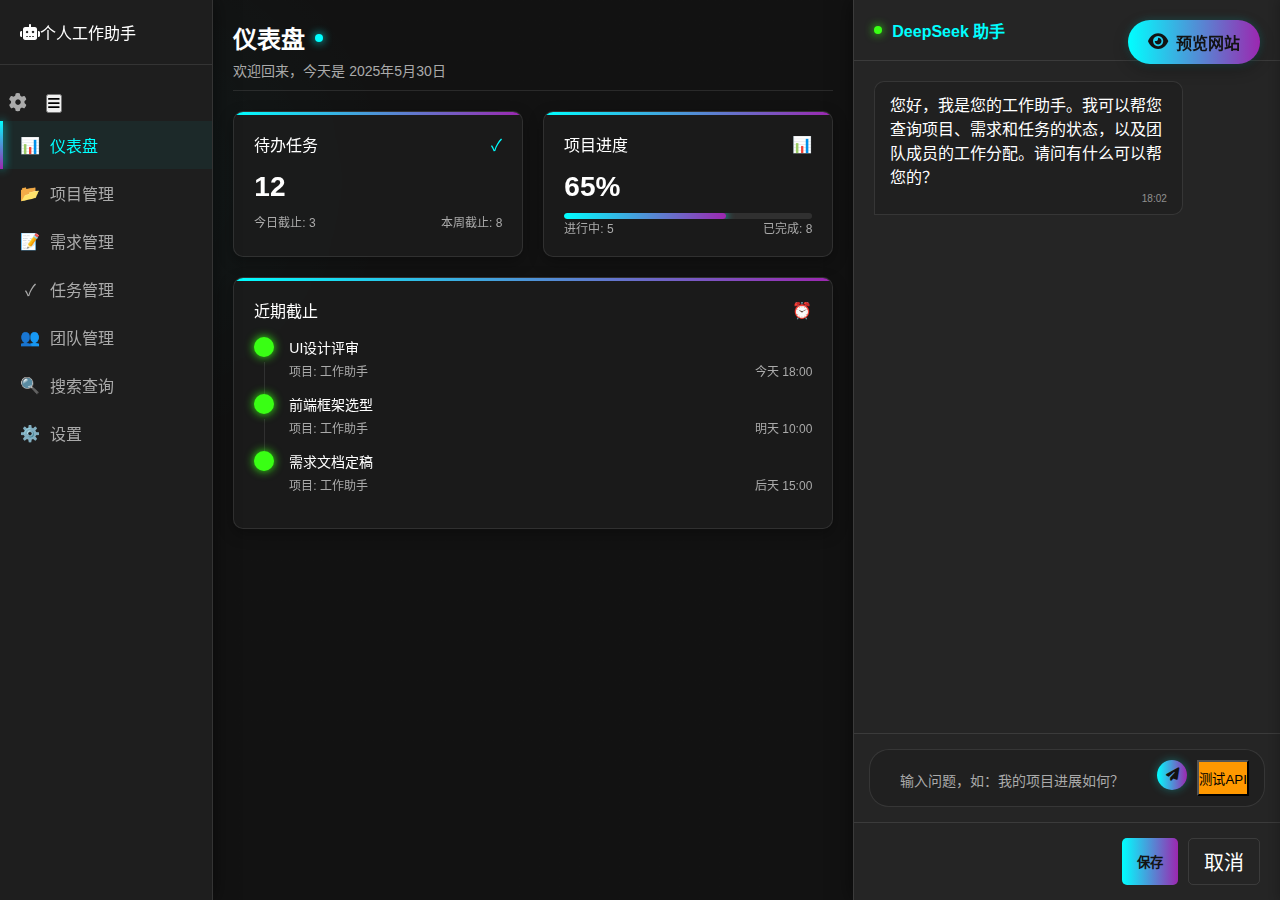
<file: index.html>
<!DOCTYPE html>
<html lang="zh-CN">
<head>
    <meta charset="UTF-8">
    <meta name="viewport" content="width=device-width, initial-scale=1.0">
    <title>个人工作助手</title>
    <!-- 引入字体图标 -->
    <link rel="stylesheet" href="https://cdnjs.cloudflare.com/ajax/libs/font-awesome/6.4.0/css/all.min.css">
    <link rel="stylesheet" href="css/settings-panel.css">
    <style>
        /* 模态框样式 */
        .modal {
            display: none;
            position: fixed;
            z-index: 1000;
            left: 0;
            top: 0;
            width: 100%;
            height: 100%;
            background-color: rgba(0, 0, 0, 0.7);
            backdrop-filter: blur(5px);
        }
        
        .modal-content {
            background-color: var(--card-bg);
            margin: 10% auto;
            padding: 0;
            width: 400px;
            max-width: 90%;
            border-radius: 10px;
            box-shadow: 0 5px 20px rgba(0, 0, 0, 0.5);
            border: 1px solid var(--border-color);
            animation: modalFadeIn 0.3s ease;
        }
        
        @keyframes modalFadeIn {
            from { opacity: 0; transform: translateY(-20px); }
            to { opacity: 1; transform: translateY(0); }
        }
        
        .modal-header {
            padding: 15px 20px;
            border-bottom: 1px solid var(--border-color);
            display: flex;
            justify-content: space-between;
            align-items: center;
        }
        
        .modal-header h3 {
            margin: 0;
            color: var(--accent-primary);
        }
        
        .modal-body {
            padding: 20px;
        }
        
        .modal-footer {
            padding: 15px 20px;
            border-top: 1px solid var(--border-color);
            display: flex;
            justify-content: flex-end;
            gap: 10px;
        }
        
        .close-modal {
            background: none;
            border: none;
            color: var(--text-secondary);
            font-size: 20px;
            cursor: pointer;
            transition: color 0.3s ease;
        }
        
        .close-modal:hover {
            color: var(--text-primary);
        }
        
        .form-group {
            margin-bottom: 15px;
        }
        
        .form-group label {
            display: block;
            margin-bottom: 5px;
            color: var(--text-secondary);
        }
        
        .form-group input,
        .form-group select {
            width: 100%;
            padding: 10px;
            background-color: rgba(0, 0, 0, 0.2);
            border: 1px solid var(--border-color);
            border-radius: 5px;
            color: var(--text-primary);
            font-size: 14px;
        }
        
        .form-group input:focus,
        .form-group select:focus {
            outline: none;
            border-color: var(--accent-primary);
            box-shadow: 0 0 5px rgba(0, 255, 255, 0.3);
        }
        
        .primary-button {
            background: linear-gradient(90deg, var(--accent-primary), var(--accent-secondary));
            color: var(--bg-primary);
            border: none;
            padding: 8px 15px;
            border-radius: 5px;
            cursor: pointer;
            transition: all 0.3s ease;
            font-weight: bold;
        }
        
        .primary-button:hover {
            box-shadow: 0 0 10px rgba(0, 255, 255, 0.5);
            transform: translateY(-2px);
        }
        
        .secondary-button {
            background-color: transparent;
            color: var(--text-primary);
            border: 1px solid var(--border-color);
            padding: 8px 15px;
            border-radius: 5px;
            cursor: pointer;
            transition: all 0.3s ease;
        }
        
        .secondary-button:hover {
            background-color: rgba(255, 255, 255, 0.1);
        }
        
        /* 思考指示器样式 */
        .thinking-indicator {
            display: none;
            padding: 10px 15px;
            margin: 0 20px;
            background-color: rgba(0, 0, 0, 0.2);
            border-radius: 10px;
            align-items: center;
            margin-bottom: 10px;
        }
        
        .thinking-text {
            color: var(--text-secondary);
            margin-left: 10px;
            font-size: 14px;
        }
        
        .dot-typing {
            position: relative;
            width: 6px;
            height: 6px;
            border-radius: 50%;
            background-color: var(--accent-primary);
            animation: dot-typing 1.5s infinite linear;
            box-shadow: 0 0 5px var(--accent-primary);
        }
        
        .dot-typing::before,
        .dot-typing::after {
            content: '';
            position: absolute;
            top: 0;
            width: 6px;
            height: 6px;
            border-radius: 50%;
            background-color: var(--accent-primary);
            box-shadow: 0 0 5px var(--accent-primary);
        }
        
        .dot-typing::before {
            left: -12px;
            animation: dot-typing 1.5s infinite linear 0.5s;
        }
        
        .dot-typing::after {
            left: 12px;
            animation: dot-typing 1.5s infinite linear 1s;
        }
        
        @keyframes dot-typing {
            0% { transform: scale(1); }
            50% { transform: scale(1.5); }
            100% { transform: scale(1); }
        }
        
        /* 聊天操作按钮 */
        .chat-actions {
            display: flex;
            gap: 10px;
            margin-left: auto;
        }
        
        .chat-actions button {
            background: none;
            border: none;
            color: var(--text-secondary);
            cursor: pointer;
            transition: all 0.3s ease;
            width: 30px;
            height: 30px;
            border-radius: 50%;
            display: flex;
            align-items: center;
            justify-content: center;
        }
        
        .chat-actions button:hover {
            color: var(--accent-primary);
            background-color: rgba(0, 255, 255, 0.1);
        }
        
        /* 调整聊天输入框 */
        .input-field {
            resize: none;
            min-height: 24px;
            max-height: 80px;
            padding: 10px 15px;
            overflow-y: auto;
        }
        
        /* 预览按钮样式 */
        .preview-button {
            position: fixed;
            top: 20px;
            right: 20px;
            z-index: 9999;
        }
        
        .preview-btn {
            background: linear-gradient(90deg, var(--accent-primary), var(--accent-secondary));
            color: var(--bg-primary);
            border: none;
            padding: 10px 20px;
            border-radius: 30px;
            cursor: pointer;
            transition: all 0.3s ease;
            font-weight: bold;
            font-size: 16px;
            box-shadow: 0 5px 15px rgba(0, 0, 0, 0.3), 0 0 10px var(--shadow-color);
            display: flex;
            align-items: center;
            gap: 8px;
        }
        
        .preview-btn:hover {
            transform: translateY(-3px) scale(1.05);
            box-shadow: 0 8px 25px rgba(0, 0, 0, 0.4), 0 0 15px var(--shadow-color);
        }
        
        .preview-btn:active {
            transform: translateY(1px);
        }
        
        .preview-btn i {
            font-size: 18px;
        }
        :root {
            /* 暗黑科技感色彩方案 */
            --bg-primary: #121212;
            --bg-secondary: #1E1E1E;
            --bg-tertiary: #252525;
            --accent-primary: #00FFFF; /* 霓虹蓝 */
            --accent-secondary: #9C27B0; /* 紫色 */
            --accent-tertiary: #39FF14; /* 霓虹绿 */
            --accent-quaternary: #FF5722; /* 橙色 */
            --text-primary: #FFFFFF;
            --text-secondary: #AAAAAA;
            --border-color: rgba(255, 255, 255, 0.1);
            --card-bg: rgba(30, 30, 30, 0.7);
            --shadow-color: rgba(0, 255, 255, 0.2);
        }

        * {
            margin: 0;
            padding: 0;
            box-sizing: border-box;
            font-family: 'Segoe UI', 'SF Pro Display', Arial, sans-serif;
        }

        body {
            background-color: var(--bg-primary);
            color: var(--text-primary);
            min-height: 100vh;
            overflow-x: hidden;
            background-image: 
                radial-gradient(circle at 10% 20%, rgba(0, 255, 255, 0.03) 0%, transparent 20%),
                radial-gradient(circle at 90% 80%, rgba(156, 39, 176, 0.03) 0%, transparent 20%),
                linear-gradient(rgba(18, 18, 18, 0.97), rgba(18, 18, 18, 0.97)),
                url('data:image/svg+xml;utf8,<svg xmlns="http://www.w3.org/2000/svg" width="100" height="100" viewBox="0 0 100 100"><rect width="100" height="100" fill="none" stroke="rgba(255,255,255,0.03)" stroke-width="0.5"/></svg>');
            background-size: cover, cover, cover, 20px 20px;
        }

        .app-container {
            display: flex;
            width: 100%;
            height: 100vh;
        }

        /* 左侧导航栏 */
        .sidebar {
            width: 16.666%;
            background-color: var(--bg-secondary);
            border-right: 1px solid var(--border-color);
            padding: 20px 0;
            display: flex;
            flex-direction: column;
            box-shadow: 0 0 20px rgba(0, 0, 0, 0.5);
            z-index: 10;
        }

        .logo {
            padding: 0 20px 20px;
            border-bottom: 1px solid var(--border-color);
            margin-bottom: 20px;
            display: flex;
            align-items: center;
        }

        .logo-text {
            font-size: 18px;
            font-weight: bold;
            background: linear-gradient(90deg, var(--accent-primary), var(--accent-secondary));
            -webkit-background-clip: text;
            background-clip: text;
            color: transparent;
            text-shadow: 0 0 10px rgba(0, 255, 255, 0.3);
        }

        .nav-menu {
            display: flex;
            flex-direction: column;
            flex-grow: 1;
        }

        .nav-item {
            padding: 12px 20px;
            display: flex;
            align-items: center;
            color: var(--text-secondary);
            transition: all 0.3s ease;
            cursor: pointer;
            position: relative;
        }

        .nav-item:hover {
            color: var(--text-primary);
            background-color: rgba(255, 255, 255, 0.05);
        }

        .nav-item.active {
            color: var(--accent-primary);
            background-color: rgba(0, 255, 255, 0.05);
        }

        .nav-item.active::before {
            content: '';
            position: absolute;
            left: 0;
            top: 0;
            height: 100%;
            width: 3px;
            background: linear-gradient(to bottom, var(--accent-primary), var(--accent-secondary));
            box-shadow: 0 0 10px var(--accent-primary);
        }

        .nav-icon {
            margin-right: 10px;
            width: 20px;
            text-align: center;
        }

        /* 主内容区域 */
        .main-content {
            width: 50%;
            padding: 20px;
            overflow-y: auto;
        }

        .page-header {
            margin-bottom: 20px;
            padding-bottom: 10px;
            border-bottom: 1px solid var(--border-color);
        }

        .page-title {
            font-size: 24px;
            font-weight: bold;
            margin-bottom: 5px;
            display: flex;
            align-items: center;
        }

        .page-title::after {
            content: '';
            display: inline-block;
            width: 8px;
            height: 8px;
            background-color: var(--accent-primary);
            border-radius: 50%;
            margin-left: 10px;
            box-shadow: 0 0 10px var(--accent-primary);
            animation: pulse 2s infinite;
        }

        @keyframes pulse {
            0% { opacity: 0.5; }
            50% { opacity: 1; }
            100% { opacity: 0.5; }
        }

        .page-subtitle {
            color: var(--text-secondary);
            font-size: 14px;
        }

        .dashboard-grid {
            display: grid;
            grid-template-columns: repeat(2, 1fr);
            gap: 20px;
            margin-bottom: 20px;
        }

        .card {
            background-color: var(--card-bg);
            border-radius: 10px;
            padding: 20px;
            box-shadow: 0 5px 15px rgba(0, 0, 0, 0.3);
            backdrop-filter: blur(10px);
            border: 1px solid var(--border-color);
            transition: all 0.3s ease;
            position: relative;
            overflow: hidden;
        }

        .card:hover {
            transform: translateY(-5px);
            box-shadow: 0 8px 25px rgba(0, 0, 0, 0.4), 0 0 10px var(--shadow-color);
        }

        .card::before {
            content: '';
            position: absolute;
            top: 0;
            left: 0;
            width: 100%;
            height: 3px;
            background: linear-gradient(90deg, var(--accent-primary), var(--accent-secondary));
        }

        .card-title {
            font-size: 16px;
            margin-bottom: 15px;
            display: flex;
            justify-content: space-between;
            align-items: center;
        }

        .card-icon {
            color: var(--accent-primary);
        }

        .card-content {
            font-size: 28px;
            font-weight: bold;
            margin-bottom: 10px;
        }

        .card-footer {
            font-size: 12px;
            color: var(--text-secondary);
            display: flex;
            justify-content: space-between;
        }

        .progress-container {
            width: 100%;
            height: 6px;
            background-color: rgba(255, 255, 255, 0.1);
            border-radius: 3px;
            margin-top: 10px;
            overflow: hidden;
        }

        .progress-bar {
            height: 100%;
            background: linear-gradient(90deg, var(--accent-primary), var(--accent-secondary));
            border-radius: 3px;
            width: 65%;
            box-shadow: 0 0 10px var(--accent-primary);
        }

        .timeline-card {
            grid-column: span 2;
        }

        .timeline {
            margin-top: 15px;
        }

        .timeline-item {
            display: flex;
            margin-bottom: 15px;
            position: relative;
        }

        .timeline-item::before {
            content: '';
            position: absolute;
            left: 10px;
            top: 25px;
            bottom: -15px;
            width: 1px;
            background-color: var(--border-color);
        }

        .timeline-item:last-child::before {
            display: none;
        }

        .timeline-icon {
            width: 20px;
            height: 20px;
            background-color: var(--accent-tertiary);
            border-radius: 50%;
            margin-right: 15px;
            flex-shrink: 0;
            box-shadow: 0 0 10px var(--accent-tertiary);
        }

        .timeline-content {
            flex-grow: 1;
        }

        .timeline-title {
            font-size: 14px;
            margin-bottom: 5px;
        }

        .timeline-info {
            display: flex;
            justify-content: space-between;
            font-size: 12px;
            color: var(--text-secondary);
        }

        /* 右侧DeepSeek聊天区域 */
        .chat-container {
            width: 33.333%;
            background-color: var(--bg-tertiary);
            border-left: 1px solid var(--border-color);
            display: flex;
            flex-direction: column;
            box-shadow: 0 0 20px rgba(0, 0, 0, 0.5);
        }

        .chat-header {
            padding: 15px 20px;
            border-bottom: 1px solid var(--border-color);
            display: flex;
            align-items: center;
            position: relative;
        }

        .chat-title {
            font-size: 16px;
            font-weight: bold;
            color: var(--accent-primary);
        }

        .chat-status {
            width: 8px;
            height: 8px;
            background-color: var(--accent-tertiary);
            border-radius: 50%;
            margin-right: 10px;
            box-shadow: 0 0 10px var(--accent-tertiary);
        }

        .chat-messages {
            flex-grow: 1;
            padding: 20px;
            overflow-y: auto;
            display: flex;
            flex-direction: column;
        }

        .message {
            max-width: 80%;
            margin-bottom: 15px;
            padding: 10px 15px;
            border-radius: 10px;
            position: relative;
            animation: fadeIn 0.3s ease;
        }

        @keyframes fadeIn {
            from { opacity: 0; transform: translateY(10px); }
            to { opacity: 1; transform: translateY(0); }
        }

        .message-user {
            align-self: flex-end;
            background-color: var(--accent-primary);
            color: var(--bg-primary);
            border-bottom-right-radius: 0;
        }

        .message-ai {
            align-self: flex-start;
            background-color: var(--card-bg);
            color: var(--text-primary);
            border-bottom-left-radius: 0;
            border: 1px solid var(--border-color);
        }

        .message-time {
            font-size: 10px;
            color: rgba(255, 255, 255, 0.5);
            margin-top: 5px;
            text-align: right;
        }

        .chat-input {
            padding: 15px;
            border-top: 1px solid var(--border-color);
        }

        .input-container {
            display: flex;
            background-color: var(--card-bg);
            border-radius: 20px;
            padding: 10px 15px;
            border: 1px solid var(--border-color);
        }

        .input-field {
            flex-grow: 1;
            background: transparent;
            border: none;
            color: var(--text-primary);
            outline: none;
            font-size: 14px;
        }

        .input-field::placeholder {
            color: var(--text-secondary);
        }

        .send-button {
            background: linear-gradient(90deg, var(--accent-primary), var(--accent-secondary));
            color: var(--bg-primary);
            border: none;
            border-radius: 50%;
            width: 30px;
            height: 30px;
            display: flex;
            align-items: center;
            justify-content: center;
            cursor: pointer;
            transition: all 0.3s ease;
            box-shadow: 0 0 10px rgba(0, 255, 255, 0.3);
        }

        .send-button:hover {
            transform: scale(1.1);
            box-shadow: 0 0 15px rgba(0, 255, 255, 0.5);
        }

        /* 响应式设计 */
        @media (max-width: 1200px) {
            .sidebar {
                width: 80px;
            }
            
            .logo-text, .nav-text {
                display: none;
            }
            
            .nav-icon {
                margin-right: 0;
            }
            
            .main-content {
                width: calc(100% - 80px - 33.333%);
            }
        }

        @media (max-width: 768px) {
            .app-container {
                flex-direction: column;
            }
            
            .sidebar {
                width: 100%;
                height: 60px;
                flex-direction: row;
                padding: 0;
            }
            
            .logo {
                padding: 0 15px;
                border-bottom: none;
                margin-bottom: 0;
                height: 100%;
            }
            
            .nav-menu {
                flex-direction: row;
                overflow-x: auto;
                padding: 0 10px;
            }
            
            .nav-item {
                padding: 0 15px;
                height: 100%;
            }
            
            .nav-item.active::before {
                width: 100%;
                height: 3px;
                top: auto;
                bottom: 0;
            }
            
            .main-content, .chat-container {
                width: 100%;
                height: calc(50vh - 30px);
            }
        }
    </style>
</head>
<body>
    <!-- 预览按钮 -->
    <div id="preview-button" class="preview-button">
        <button onclick="window.open('http://127.0.0.1:7777', '_blank')" class="preview-btn">
            <i class="fas fa-eye"></i> 预览网站
        </button>
    </div>
    
    <div class="app-container">
        <!-- 侧边栏 -->
        <div class="sidebar">
            <div class="sidebar-header">
                <div class="logo">
                    <i class="fas fa-robot"></i>
                    <span>个人工作助手</span>
                </div>
                <div class="header-buttons">
                    <button id="settings-button" class="icon-button" title="设置">
                        <i class="fas fa-cog"></i>
                    </button>
                    <button id="toggle-sidebar" class="toggle-button">
                        <i class="fas fa-bars"></i>
                    </button>
                </div>
            </div>
            <div class="nav-menu">
                <div class="nav-item active">
                    <div class="nav-icon">📊</div>
                    <div class="nav-text">仪表盘</div>
                </div>
                <div class="nav-item">
                    <div class="nav-icon">📂</div>
                    <div class="nav-text">项目管理</div>
                </div>
                <div class="nav-item">
                    <div class="nav-icon">📝</div>
                    <div class="nav-text">需求管理</div>
                </div>
                <div class="nav-item">
                    <div class="nav-icon">✓</div>
                    <div class="nav-text">任务管理</div>
                </div>
                <div class="nav-item">
                    <div class="nav-icon">👥</div>
                    <div class="nav-text">团队管理</div>
                </div>
                <div class="nav-item">
                    <div class="nav-icon">🔍</div>
                    <div class="nav-text">搜索查询</div>
                </div>
                <div class="nav-item">
                    <div class="nav-icon">⚙️</div>
                    <div class="nav-text">设置</div>
                </div>
            </div>
        </div>

        <!-- 主内容区域 -->
        <div class="main-content">
            <div class="page-header">
                <div class="page-title">仪表盘</div>
                <div class="page-subtitle">欢迎回来，今天是 2025年5月30日</div>
            </div>

            <div class="dashboard-grid">
                <!-- 待办任务卡片 -->
                <div class="card">
                    <div class="card-title">
                        <span>待办任务</span>
                        <span class="card-icon">✓</span>
                    </div>
                    <div class="card-content">12</div>
                    <div class="card-footer">
                        <span>今日截止: 3</span>
                        <span>本周截止: 8</span>
                    </div>
                </div>

                <!-- 项目进度卡片 -->
                <div class="card">
                    <div class="card-title">
                        <span>项目进度</span>
                        <span class="card-icon">📊</span>
                    </div>
                    <div class="card-content">65%</div>
                    <div class="progress-container">
                        <div class="progress-bar"></div>
                    </div>
                    <div class="card-footer">
                        <span>进行中: 5</span>
                        <span>已完成: 8</span>
                    </div>
                </div>

                <!-- 时间线卡片 -->
                <div class="card timeline-card">
                    <div class="card-title">
                        <span>近期截止</span>
                        <span class="card-icon">⏰</span>
                    </div>
                    <div class="timeline">
                        <div class="timeline-item">
                            <div class="timeline-icon"></div>
                            <div class="timeline-content">
                                <div class="timeline-title">UI设计评审</div>
                                <div class="timeline-info">
                                    <span>项目: 工作助手</span>
                                    <span>今天 18:00</span>
                                </div>
                            </div>
                        </div>
                        <div class="timeline-item">
                            <div class="timeline-icon"></div>
                            <div class="timeline-content">
                                <div class="timeline-title">前端框架选型</div>
                                <div class="timeline-info">
                                    <span>项目: 工作助手</span>
                                    <span>明天 10:00</span>
                                </div>
                            </div>
                        </div>
                        <div class="timeline-item">
                            <div class="timeline-icon"></div>
                            <div class="timeline-content">
                                <div class="timeline-title">需求文档定稿</div>
                                <div class="timeline-info">
                                    <span>项目: 工作助手</span>
                                    <span>后天 15:00</span>
                                </div>
                            </div>
                        </div>
                    </div>
                </div>
            </div>
        </div>

        <!-- 右侧DeepSeek聊天区域 -->
        <div class="chat-container">
            <div class="chat-header">
                <div class="chat-status"></div>
                <div class="chat-title">DeepSeek 助手</div>
                <div class="chat-actions">
                    <button id="clear-chat" title="清除聊天记录"><i class="fas fa-trash-alt"></i></button>
                    <button id="api-settings" title="API设置"><i class="fas fa-cog"></i></button>
                </div>
            </div>
            <div id="chat-messages" class="chat-messages">
                <!-- 聊天消息将通过JavaScript动态添加 -->
            </div>
            <div id="thinking-indicator" class="thinking-indicator">
                <div class="dot-typing"></div>
                <div class="thinking-text">思考中...</div>
            </div>
            <div id="chat-input" class="chat-input">
                <div class="input-container">
                    <textarea id="chat-input-field" class="input-field" placeholder="输入问题，如：我的项目进展如何？" rows="1"></textarea>
                    <button id="send-button" class="send-button">
                        <i class="fas fa-paper-plane"></i>
                    </button>
                    <button id="test-api-button" style="margin-left: 10px; background-color: #ff9800;">
                        测试API
                    </button>
                            </select>
                        </div>
                    </div>
                    <div class="modal-footer">
                        <button id="save-api-settings" class="primary-button">保存</button>
                        <button class="close-modal secondary-button">取消</button>
                    </div>
                </div>
            </div>
        </div>
    </div>
    
    <!-- 设置面板 -->
    <div id="settings-panel" class="settings-panel">
        <div class="settings-header">
            <h3>设置</h3>
            <button id="close-settings" class="close-button">×</button>
        </div>
        <div class="settings-content">
            <div class="settings-section">
                <h4>API设置</h4>
                <div class="settings-item">
                    <label for="api-key">DeepSeek API Key:</label>
                    <input type="password" id="api-key" placeholder="输入您的DeepSeek API Key">
                    <p class="settings-tip">请输入您的DeepSeek API密钥。您可以在<a href="https://platform.deepseek.com" target="_blank">DeepSeek平台</a>获取密钥。</p>
                    <button id="save-api-key" class="settings-button">保存API密钥</button>
                </div>
            </div>
            <div class="settings-section">
                <h4>关于</h4>
                <div class="settings-item">
                    <p>个人工作助手 v1.0.3</p>
                    <p class="settings-tip">基于DeepSeek API开发，使用Vercel代理解决CORS问题。</p>
                    <p class="settings-tip">代理服务器: <a href="https://deepseek-proxy-zeta.vercel.app/api/proxy" target="_blank">deepseek-proxy-zeta.vercel.app</a></p>
                </div>
            </div>
        </div>
    </div>
    
    <!-- JavaScript 文件 -->
    <script src="js/data-model.js?v=1.0.3"></script>
    <script src="js/deepseek-api.js?v=1.0.4"></script>
    <script src="js/api-key-manager.js?v=1.0.1"></script>
    <script src="js/chat-interface.js?v=1.0.3"></script>
    <script>
        // 测试API按钮功能
        document.getElementById('test-api-button').addEventListener('click', async function() {
            console.log('开始测试DeepSeek API...');
            
            // 显示测试中的消息
            window.chatInterface.addMessage('正在测试DeepSeek API，请稍等...', 'ai');
            
            // 准备请求数据
            const apiKey = 'sk-e14ca5937bec444da5bd8bf0aa59f4fe';
            const apiUrl = 'https://api.deepseek.com/v1/chat/completions';
            const requestData = {
                model: 'deepseek-chat',
                messages: [
                    {
                        role: 'system',
                        content: '你是一个智能助手，请简短回答问题。'
                    },
                    {
                        role: 'user',
                        content: '请用一句话自我介绍。'
                    }
                ],
                temperature: 0.7,
                max_tokens: 100
            };
            
            try {
                // 发送请求
                console.log('发送请求到:', apiUrl);
                console.log('请求数据:', JSON.stringify(requestData, null, 2));
                
                // 使用代理服务器发送请求
                const proxyData = {
                    url: apiUrl,
                    method: 'POST',
                    headers: {
                        'Content-Type': 'application/json',
                        'Authorization': `Bearer ${apiKey}`
                    },
                    body: requestData
                };
                
                const response = await fetch('https://deepseek-proxy-zeta.vercel.app/api/proxy', {
                    method: 'POST',
                    headers: {
                        'Content-Type': 'application/json'
                    },
                    body: JSON.stringify(proxyData)
                });
                
                // 处理响应
                if (!response.ok) {
                    const errorText = await response.text();
                    console.error('API响应错误:', response.status, errorText);
                    window.chatInterface.addMessage(`测试失败: API响应错误 (${response.status}): ${errorText}`, 'error');
                    return;
                }
                
                const data = await response.json();
                console.log('API响应成功:', data);
                
                if (data.choices && data.choices.length > 0) {
                    const aiResponse = data.choices[0].message.content;
                    window.chatInterface.addMessage(`测试成功! AI回复: ${aiResponse}`, 'ai');
                } else {
                    window.chatInterface.addMessage(`测试失败: API响应格式不正确: ${JSON.stringify(data)}`, 'error');
                }
            } catch (error) {
                console.error('API调用失败:', error);
                window.chatInterface.addMessage(`测试失败: ${error.message}`, 'error');
            }
        });
    </script>
    <script>
        // 初始化数据模型和聊天界面
        document.addEventListener('DOMContentLoaded', function() {
            console.log('初始化应用...');
            
            // 初始化数据模型
            window.dataModel = new DataModel();
            
            // 手动初始化聊天界面
            window.chatInterface = new ChatInterface({
                chatContainerId: 'chat-container',
                messagesContainerId: 'chat-messages',
                inputContainerId: 'chat-input',
                inputFieldId: 'chat-input-field',
                sendButtonId: 'send-button',
                thinkingIndicatorId: 'thinking-indicator'
            });
            
            // 设置数据模型到DeepSeek API
            if (window.chatInterface && window.chatInterface.deepseekApi) {
                window.chatInterface.deepseekApi.setDataModel(window.dataModel);
                console.log('数据模型已设置到DeepSeek API');
            }
            
            console.log('聊天界面和DeepSeek API初始化完成');
            
            // 手动绑定发送按钮事件
            const sendButton = document.getElementById('chat-send-button');
            const inputField = document.getElementById('chat-input-field');
            
            if (sendButton && inputField) {
                console.log('绑定发送按钮事件');
                
                sendButton.addEventListener('click', function() {
                    const message = inputField.value.trim();
                    if (message) {
                        window.chatInterface.sendMessage(message);
                    }
                });
                
                inputField.addEventListener('keypress', function(e) {
                    if (e.key === 'Enter' && !e.shiftKey) {
                        e.preventDefault();
                        const message = inputField.value.trim();
                        if (message) {
                            window.chatInterface.sendMessage(message);
                        }
                    }
                });
            } else {
                console.error('无法找到发送按钮或输入框元素');
            }
            
            // API设置按钮
            const apiSettingsBtn = document.getElementById('api-settings');
            const apiModal = document.getElementById('api-modal');
            const closeModalBtns = document.querySelectorAll('.close-modal');
            const saveApiSettingsBtn = document.getElementById('save-api-settings');
            const apiKeyInput = document.getElementById('api-key');
            const modelSelect = document.getElementById('model-select');
            const clearChatBtn = document.getElementById('clear-chat');
            
            // 打开API设置模态框
            apiSettingsBtn.addEventListener('click', function() {
                // 加载当前设置
                apiKeyInput.value = localStorage.getItem('deepseek_api_key') || '';
                modelSelect.value = localStorage.getItem('deepseek_model') || 'deepseek-chat';
                
                // 显示模态框
                apiModal.style.display = 'block';
            });
            
            // 关闭模态框
            closeModalBtns.forEach(btn => {
                btn.addEventListener('click', function() {
                    apiModal.style.display = 'none';
                });
            });
            
            // 点击模态框外部关闭
            window.addEventListener('click', function(event) {
                if (event.target === apiModal) {
                    apiModal.style.display = 'none';
                }
            });
            
            // 保存API设置
            saveApiSettingsBtn.addEventListener('click', function() {
                const apiKey = apiKeyInput.value.trim();
                const model = modelSelect.value;
                
                // 保存设置
                if (apiKey) {
                    localStorage.setItem('deepseek_api_key', apiKey);
                    window.chatInterface.setApiKey(apiKey);
                }
                
                localStorage.setItem('deepseek_model', model);
                window.chatInterface.deepseekApi.setModel(model);
                
                // 关闭模态框
                apiModal.style.display = 'none';
                
                // 提示用户
                alert('设置已保存');
            });
            
            // 清除聊天记录
            clearChatBtn.addEventListener('click', function() {
                if (confirm('确定要清除所有聊天记录吗？')) {
                    window.chatInterface.clearChatHistory();
                }
            });
        });
    </script>
</body>
</html>
</file>
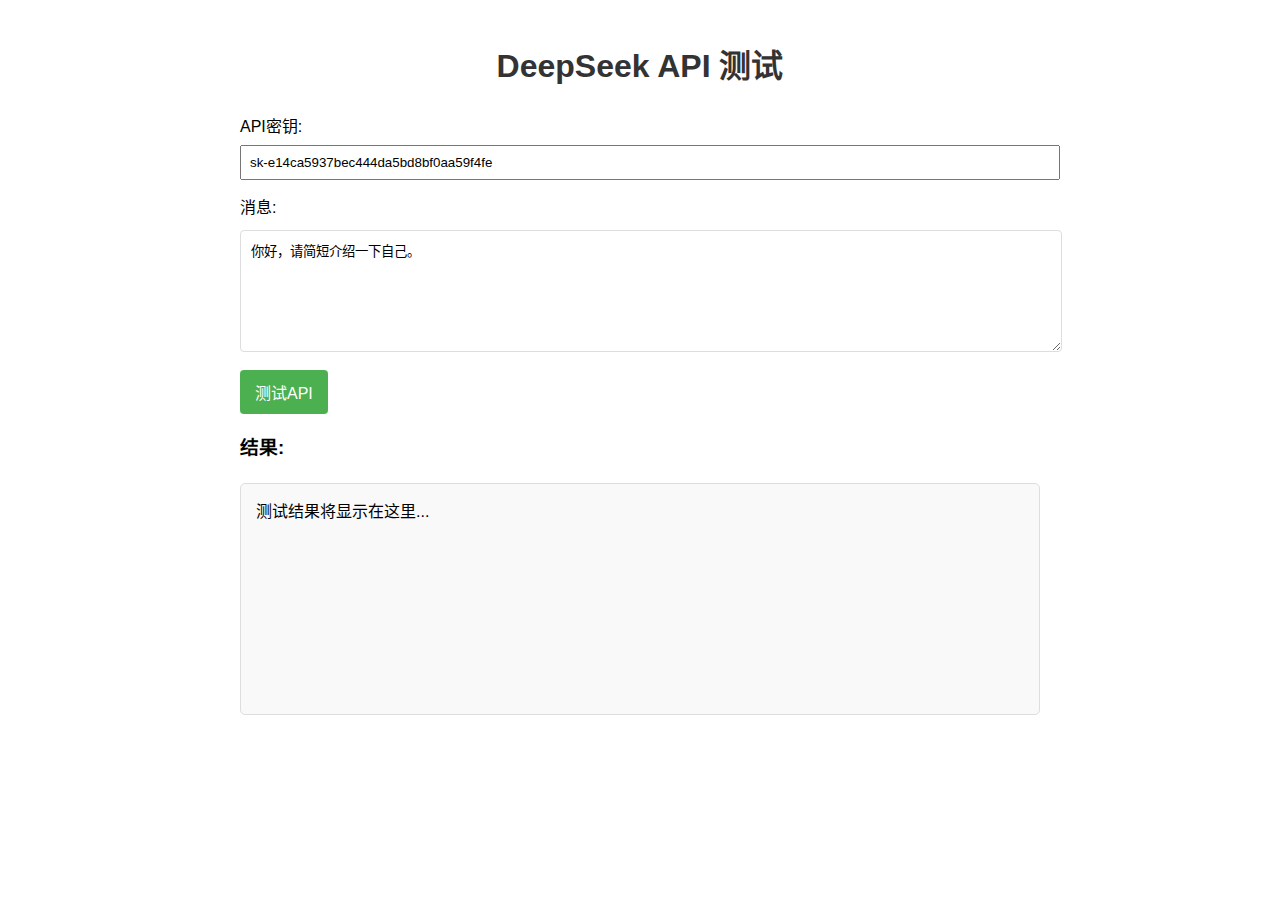
<file: test-deepseek.html>
<!DOCTYPE html>
<html lang="zh-CN">
<head>
    <meta charset="UTF-8">
    <meta name="viewport" content="width=device-width, initial-scale=1.0">
    <title>DeepSeek API 测试</title>
    <style>
        body {
            font-family: Arial, sans-serif;
            max-width: 800px;
            margin: 0 auto;
            padding: 20px;
            line-height: 1.6;
        }
        h1 {
            color: #333;
            text-align: center;
        }
        #result {
            margin-top: 20px;
            padding: 15px;
            border: 1px solid #ddd;
            border-radius: 5px;
            background-color: #f9f9f9;
            min-height: 200px;
            white-space: pre-wrap;
        }
        button {
            background-color: #4CAF50;
            color: white;
            padding: 10px 15px;
            border: none;
            border-radius: 4px;
            cursor: pointer;
            font-size: 16px;
            margin-top: 10px;
        }
        button:hover {
            background-color: #45a049;
        }
        textarea {
            width: 100%;
            height: 100px;
            padding: 10px;
            margin-top: 10px;
            border-radius: 4px;
            border: 1px solid #ddd;
        }
        .loading {
            display: inline-block;
            margin-left: 10px;
            color: #666;
        }
    </style>
</head>
<body>
    <h1>DeepSeek API 测试</h1>
    
    <div>
        <label for="apiKey">API密钥:</label>
        <input type="text" id="apiKey" value="sk-e14ca5937bec444da5bd8bf0aa59f4fe" style="width: 100%; padding: 8px; margin-top: 5px;">
    </div>
    
    <div style="margin-top: 15px;">
        <label for="message">消息:</label>
        <textarea id="message">你好，请简短介绍一下自己。</textarea>
    </div>
    
    <button id="testButton">测试API</button>
    <span id="loading" class="loading" style="display: none;">正在发送请求...</span>
    
    <div>
        <h3>结果:</h3>
        <div id="result">测试结果将显示在这里...</div>
    </div>
    
    <script>
        document.getElementById('testButton').addEventListener('click', async () => {
            const apiKey = document.getElementById('apiKey').value.trim();
            const message = document.getElementById('message').value.trim();
            const resultDiv = document.getElementById('result');
            const loadingSpan = document.getElementById('loading');
            
            if (!apiKey) {
                resultDiv.textContent = '错误: 请输入API密钥';
                return;
            }
            
            if (!message) {
                resultDiv.textContent = '错误: 请输入消息';
                return;
            }
            
            // 显示加载中
            loadingSpan.style.display = 'inline-block';
            resultDiv.textContent = '正在发送请求...';
            
            // 准备请求数据
            const requestData = {
                model: 'deepseek-llm-67b-chat',
                messages: [
                    {
                        role: 'system',
                        content: '你是一个智能助手，请简短回答问题。'
                    },
                    {
                        role: 'user',
                        content: message
                    }
                ],
                temperature: 0.7,
                max_tokens: 100
            };
            
            try {
                // 发送请求
                const apiUrl = 'https://api.deepseek.ai/v1/chat/completions';
                console.log('发送请求到:', apiUrl);
                console.log('请求数据:', JSON.stringify(requestData, null, 2));
                
                const response = await fetch(apiUrl, {
                    method: 'POST',
                    headers: {
                        'Content-Type': 'application/json',
                        'Authorization': `Bearer ${apiKey}`
                    },
                    body: JSON.stringify(requestData)
                });
                
                // 处理响应
                if (!response.ok) {
                    const errorText = await response.text();
                    throw new Error(`API响应错误 (${response.status}): ${errorText}`);
                }
                
                const data = await response.json();
                console.log('API响应成功:', data);
                
                if (data.choices && data.choices.length > 0) {
                    const aiResponse = data.choices[0].message.content;
                    resultDiv.innerHTML = '<strong>API调用成功!</strong>\n\n<strong>AI回复:</strong>\n' + aiResponse + '\n\n<strong>完整响应:</strong>\n' + JSON.stringify(data, null, 2);
                } else {
                    resultDiv.textContent = '错误: API响应格式不正确\n' + JSON.stringify(data, null, 2);
                }
            } catch (error) {
                console.error('API调用失败:', error);
                resultDiv.textContent = '错误: ' + error.message;
            } finally {
                // 隐藏加载中
                loadingSpan.style.display = 'none';
            }
        });
    </script>
</body>
</html>
</file>
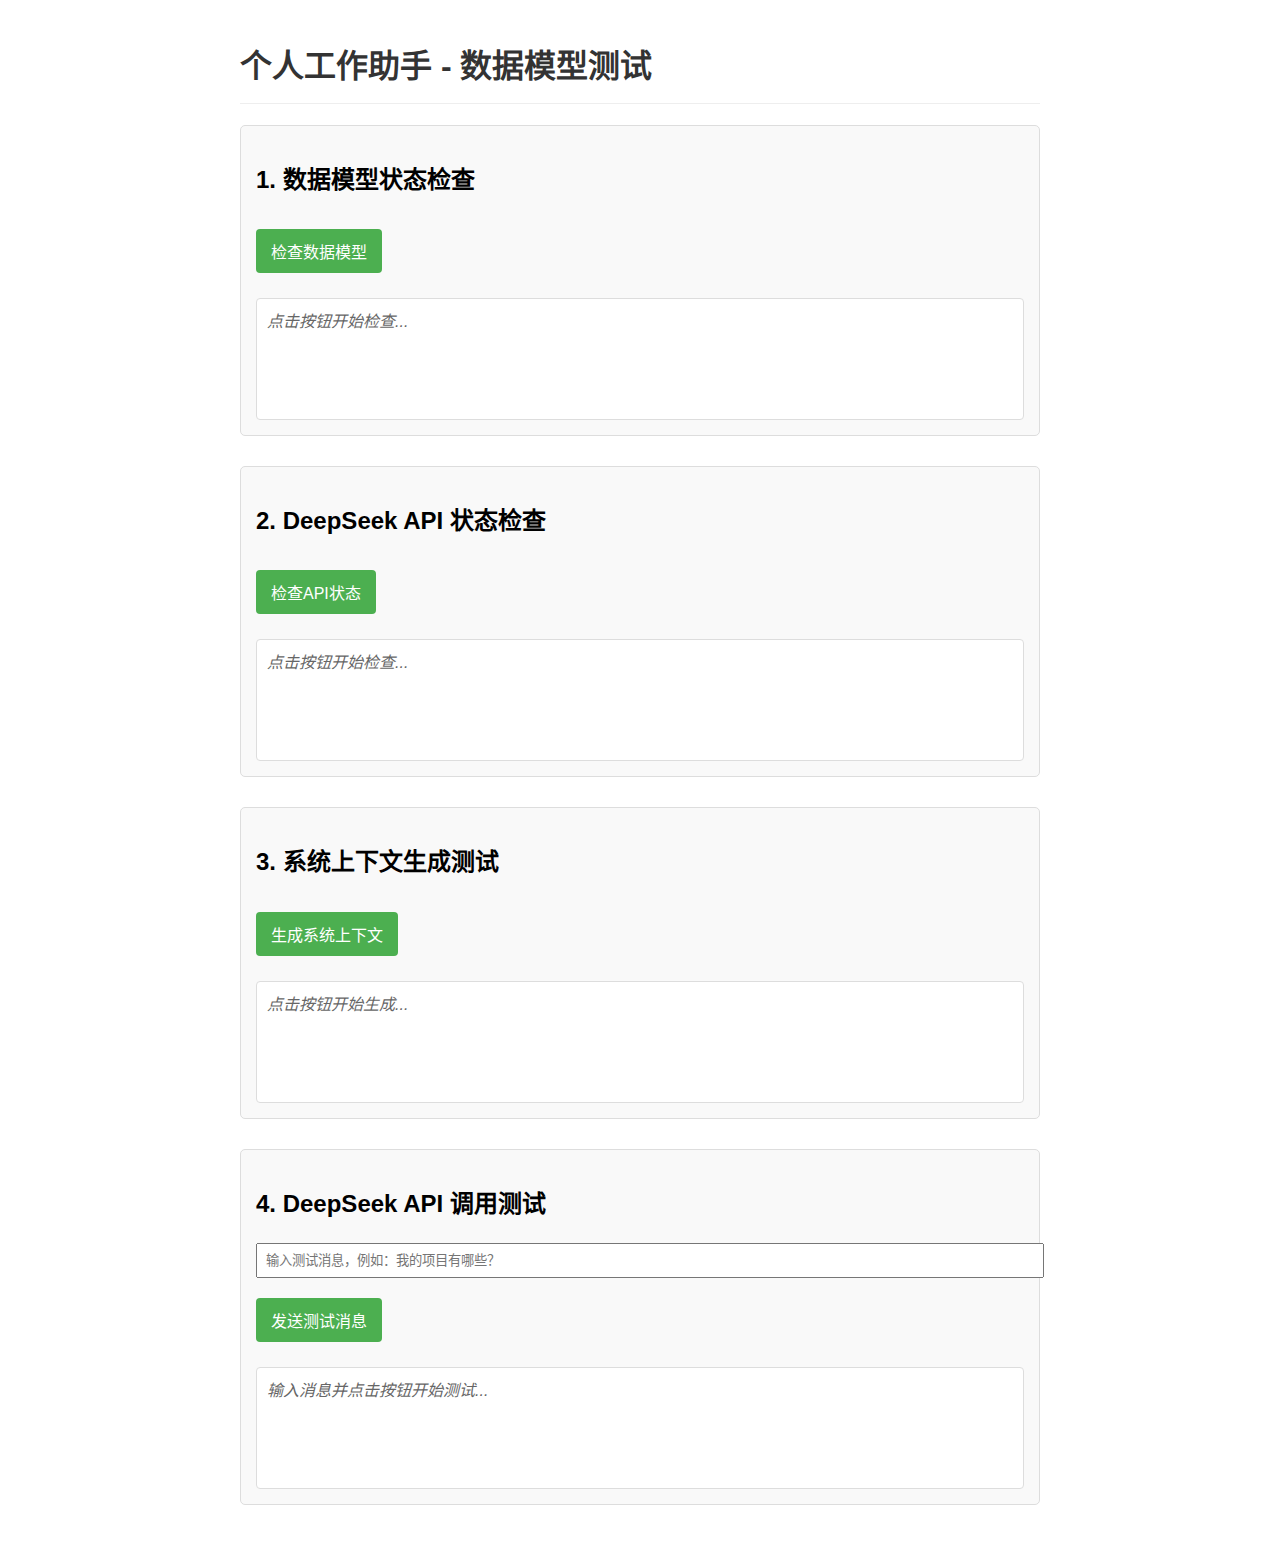
<file: test.html>
<!DOCTYPE html>
<html lang="zh-CN">
<head>
    <meta charset="UTF-8">
    <meta name="viewport" content="width=device-width, initial-scale=1.0">
    <title>数据模型测试页面</title>
    <style>
        body {
            font-family: Arial, sans-serif;
            max-width: 800px;
            margin: 0 auto;
            padding: 20px;
            line-height: 1.6;
        }
        h1 {
            color: #333;
            border-bottom: 1px solid #eee;
            padding-bottom: 10px;
        }
        .test-section {
            margin-bottom: 30px;
            padding: 15px;
            border: 1px solid #ddd;
            border-radius: 5px;
            background-color: #f9f9f9;
        }
        .test-button {
            background-color: #4CAF50;
            color: white;
            border: none;
            padding: 10px 15px;
            text-align: center;
            text-decoration: none;
            display: inline-block;
            font-size: 16px;
            margin: 10px 0;
            cursor: pointer;
            border-radius: 4px;
        }
        .result {
            margin-top: 15px;
            padding: 10px;
            border: 1px solid #ddd;
            border-radius: 4px;
            background-color: #fff;
            min-height: 100px;
        }
        .loading {
            color: #666;
            font-style: italic;
        }
        pre {
            background-color: #f0f0f0;
            padding: 10px;
            border-radius: 4px;
            overflow-x: auto;
        }
    </style>
</head>
<body>
    <h1>个人工作助手 - 数据模型测试</h1>
    
    <div class="test-section">
        <h2>1. 数据模型状态检查</h2>
        <button id="check-data-model" class="test-button">检查数据模型</button>
        <div id="data-model-result" class="result">
            <span class="loading">点击按钮开始检查...</span>
        </div>
    </div>
    
    <div class="test-section">
        <h2>2. DeepSeek API 状态检查</h2>
        <button id="check-api" class="test-button">检查API状态</button>
        <div id="api-result" class="result">
            <span class="loading">点击按钮开始检查...</span>
        </div>
    </div>
    
    <div class="test-section">
        <h2>3. 系统上下文生成测试</h2>
        <button id="generate-context" class="test-button">生成系统上下文</button>
        <div id="context-result" class="result">
            <span class="loading">点击按钮开始生成...</span>
        </div>
    </div>
    
    <div class="test-section">
        <h2>4. DeepSeek API 调用测试</h2>
        <input type="text" id="test-message" placeholder="输入测试消息，例如：我的项目有哪些？" style="width: 100%; padding: 8px; margin-bottom: 10px;">
        <button id="send-test" class="test-button">发送测试消息</button>
        <div id="api-call-result" class="result">
            <span class="loading">输入消息并点击按钮开始测试...</span>
        </div>
    </div>
    
    <!-- JavaScript 文件 -->
    <script src="js/data-model.js"></script>
    <script src="js/test-data.js"></script>
    <script src="js/deepseek-api.js"></script>
    
    <script>
        // 等待页面加载完成
        document.addEventListener('DOMContentLoaded', function() {
            console.log('测试页面已加载');
            
            // 初始化数据模型
            window.dataModel = new DataModel();
            console.log('数据模型已初始化');
            
            // 初始化DeepSeek API
            window.deepseekApi = new DeepSeekAPI();
            window.deepseekApi.setDataModel(window.dataModel);
            console.log('DeepSeek API已初始化并设置数据模型');
            
            // 检查数据模型按钮
            document.getElementById('check-data-model').addEventListener('click', function() {
                const resultDiv = document.getElementById('data-model-result');
                resultDiv.innerHTML = '<span class="loading">正在检查数据模型...</span>';
                
                setTimeout(function() {
                    try {
                        if (!window.dataModel) {
                            resultDiv.innerHTML = '<span style="color:red">错误: 数据模型未初始化</span>';
                            return;
                        }
                        
                        const projects = window.dataModel.projects || [];
                        const requirements = window.dataModel.requirements || [];
                        const tasks = window.dataModel.tasks || [];
                        const teamMembers = window.dataModel.teamMembers || [];
                        
                        let html = '<h3>数据模型状态: <span style="color:green">正常</span></h3>';
                        html += `<p>项目数量: ${projects.length}</p>`;
                        html += `<p>需求数量: ${requirements.length}</p>`;
                        html += `<p>任务数量: ${tasks.length}</p>`;
                        html += `<p>团队成员数量: ${teamMembers.length}</p>`;
                        
                        if (projects.length > 0) {
                            html += '<h4>项目示例:</h4>';
                            html += `<pre>${JSON.stringify(projects[0], null, 2)}</pre>`;
                        }
                        
                        resultDiv.innerHTML = html;
                    } catch (error) {
                        resultDiv.innerHTML = `<span style="color:red">检查数据模型时出错: ${error.message}</span>`;
                    }
                }, 500);
            });
            
            // 检查API状态按钮
            document.getElementById('check-api').addEventListener('click', function() {
                const resultDiv = document.getElementById('api-result');
                resultDiv.innerHTML = '<span class="loading">正在检查API状态...</span>';
                
                setTimeout(function() {
                    try {
                        if (!window.deepseekApi) {
                            resultDiv.innerHTML = '<span style="color:red">错误: DeepSeek API未初始化</span>';
                            return;
                        }
                        
                        let html = '<h3>DeepSeek API状态: <span style="color:green">正常</span></h3>';
                        html += `<p>API URL: ${window.deepseekApi.apiUrl}</p>`;
                        html += `<p>模型名称: ${window.deepseekApi.model}</p>`;
                        html += `<p>数据模型引用: ${window.deepseekApi.dataModel ? '<span style="color:green">已设置</span>' : '<span style="color:red">未设置</span>'}</p>`;
                        
                        resultDiv.innerHTML = html;
                    } catch (error) {
                        resultDiv.innerHTML = `<span style="color:red">检查API状态时出错: ${error.message}</span>`;
                    }
                }, 500);
            });
            
            // 生成系统上下文按钮
            document.getElementById('generate-context').addEventListener('click', async function() {
                const resultDiv = document.getElementById('context-result');
                resultDiv.innerHTML = '<span class="loading">正在生成系统上下文...</span>';
                
                try {
                    if (!window.deepseekApi) {
                        resultDiv.innerHTML = '<span style="color:red">错误: DeepSeek API未初始化</span>';
                        return;
                    }
                    
                    const systemContext = await window.deepseekApi.prepareSystemContext();
                    
                    let html = '<h3>系统上下文生成: <span style="color:green">成功</span></h3>';
                    html += `<p>上下文长度: ${systemContext.length} 字符</p>`;
                    
                    // 检查是否包含关键信息
                    const containsProjects = systemContext.includes('项目列表');
                    const containsRequirements = systemContext.includes('需求列表');
                    const containsTasks = systemContext.includes('任务列表');
                    const containsTeamMembers = systemContext.includes('团队成员');
                    
                    html += '<h4>内容检查:</h4>';
                    html += `<p>包含项目信息: ${containsProjects ? '<span style="color:green">是</span>' : '<span style="color:red">否</span>'}</p>`;
                    html += `<p>包含需求信息: ${containsRequirements ? '<span style="color:green">是</span>' : '<span style="color:red">否</span>'}</p>`;
                    html += `<p>包含任务信息: ${containsTasks ? '<span style="color:green">是</span>' : '<span style="color:red">否</span>'}</p>`;
                    html += `<p>包含团队成员信息: ${containsTeamMembers ? '<span style="color:green">是</span>' : '<span style="color:red">否</span>'}</p>`;
                    
                    html += '<h4>上下文预览 (前200字符):</h4>';
                    html += `<pre>${systemContext.substring(0, 200)}...</pre>`;
                    
                    resultDiv.innerHTML = html;
                } catch (error) {
                    resultDiv.innerHTML = `<span style="color:red">生成系统上下文时出错: ${error.message}</span>`;
                }
            });
            
            // 发送测试消息按钮
            document.getElementById('send-test').addEventListener('click', async function() {
                const resultDiv = document.getElementById('api-call-result');
                const testMessage = document.getElementById('test-message').value.trim();
                
                if (!testMessage) {
                    resultDiv.innerHTML = '<span style="color:orange">请输入测试消息</span>';
                    return;
                }
                
                resultDiv.innerHTML = '<span class="loading">正在发送测试消息...</span>';
                
                try {
                    if (!window.deepseekApi) {
                        resultDiv.innerHTML = '<span style="color:red">错误: DeepSeek API未初始化</span>';
                        return;
                    }
                    
                    // 发送消息
                    window.deepseekApi.sendMessage(
                        testMessage,
                        (isThinking) => {
                            if (isThinking) {
                                resultDiv.innerHTML = '<span class="loading">DeepSeek AI正在思考...</span>';
                            }
                        },
                        (response) => {
                            let html = '<h3>API调用: <span style="color:green">成功</span></h3>';
                            html += `<p><strong>测试消息:</strong> ${testMessage}</p>`;
                            html += `<p><strong>AI响应:</strong> ${response}</p>`;
                            
                            // 分析响应是否包含项目信息
                            const mentionsProjects = window.dataModel.projects.some(project => 
                                response.includes(project.name));
                            
                            html += `<p><strong>数据引用分析:</strong> ${mentionsProjects ? 
                                '<span style="color:green">成功! AI能够看到项目数据</span>' : 
                                '<span style="color:red">失败! AI无法看到项目数据</span>'}</p>`;
                            
                            resultDiv.innerHTML = html;
                        },
                        (error) => {
                            resultDiv.innerHTML = `<span style="color:red">API调用失败: ${error}</span>`;
                        }
                    );
                } catch (error) {
                    resultDiv.innerHTML = `<span style="color:red">发送测试消息时出错: ${error.message}</span>`;
                }
            });
        });
    </script>
</body>
</html>
</file>
<file: css/settings-panel.css>
/* 设置面板样式 */
.settings-panel {
    position: fixed;
    top: 0;
    right: -350px;
    width: 350px;
    height: 100%;
    background-color: var(--card-bg);
    box-shadow: -2px 0 10px rgba(0, 0, 0, 0.2);
    z-index: 1000;
    transition: right 0.3s ease;
    overflow-y: auto;
    border-left: 1px solid var(--border-color);
}

.settings-panel.show {
    right: 0;
}

.settings-header {
    padding: 15px 20px;
    border-bottom: 1px solid var(--border-color);
    display: flex;
    justify-content: space-between;
    align-items: center;
    background-color: var(--header-bg);
}

.settings-header h3 {
    margin: 0;
    color: var(--text-primary);
    font-size: 18px;
}

.close-button {
    background: none;
    border: none;
    color: var(--text-secondary);
    font-size: 24px;
    cursor: pointer;
    padding: 0;
    line-height: 1;
}

.close-button:hover {
    color: var(--text-primary);
}

.settings-content {
    padding: 20px;
}

.settings-section {
    margin-bottom: 25px;
}

.settings-section h4 {
    margin: 0 0 15px 0;
    color: var(--text-primary);
    font-size: 16px;
    border-bottom: 1px solid var(--border-color);
    padding-bottom: 8px;
}

.settings-item {
    margin-bottom: 15px;
}

.settings-item label {
    display: block;
    margin-bottom: 8px;
    color: var(--text-primary);
    font-weight: 500;
}

.settings-item input[type="text"],
.settings-item input[type="password"],
.settings-item select {
    width: 100%;
    padding: 10px;
    border: 1px solid var(--border-color);
    border-radius: 4px;
    background-color: var(--input-bg);
    color: var(--text-primary);
    font-size: 14px;
}

.settings-item input[type="text"]:focus,
.settings-item input[type="password"]:focus,
.settings-item select:focus {
    outline: none;
    border-color: var(--accent-primary);
    box-shadow: 0 0 0 2px rgba(var(--accent-primary-rgb), 0.2);
}

.settings-tip {
    font-size: 12px;
    color: var(--text-secondary);
    margin-top: 5px;
    line-height: 1.4;
}

.settings-button {
    background-color: var(--accent-primary);
    color: white;
    border: none;
    border-radius: 4px;
    padding: 10px 15px;
    font-size: 14px;
    cursor: pointer;
    margin-top: 10px;
    transition: background-color 0.2s;
}

.settings-button:hover {
    background-color: var(--accent-primary-dark);
}

/* 通知样式 */
.notification {
    position: fixed;
    top: 20px;
    right: 20px;
    padding: 12px 20px;
    border-radius: 4px;
    color: white;
    font-size: 14px;
    z-index: 2000;
    opacity: 0;
    transform: translateY(-10px);
    transition: opacity 0.3s, transform 0.3s;
    max-width: 300px;
    box-shadow: 0 3px 10px rgba(0, 0, 0, 0.2);
}

.notification.show {
    opacity: 1;
    transform: translateY(0);
}

.notification.success {
    background-color: #4caf50;
}

.notification.error {
    background-color: #f44336;
}

.notification.info {
    background-color: #2196f3;
}

/* 响应式设计 */
@media (max-width: 768px) {
    .settings-panel {
        width: 100%;
        right: -100%;
    }
}

/* 图标按钮样式 */
.icon-button {
    background: none;
    border: none;
    color: var(--text-secondary);
    font-size: 18px;
    cursor: pointer;
    padding: 5px;
    margin-right: 10px;
    border-radius: 50%;
    width: 36px;
    height: 36px;
    display: flex;
    align-items: center;
    justify-content: center;
    transition: background-color 0.2s;
}

.icon-button:hover {
    background-color: rgba(255, 255, 255, 0.1);
    color: var(--text-primary);
}

.header-buttons {
    display: flex;
    align-items: center;
}
</file>
